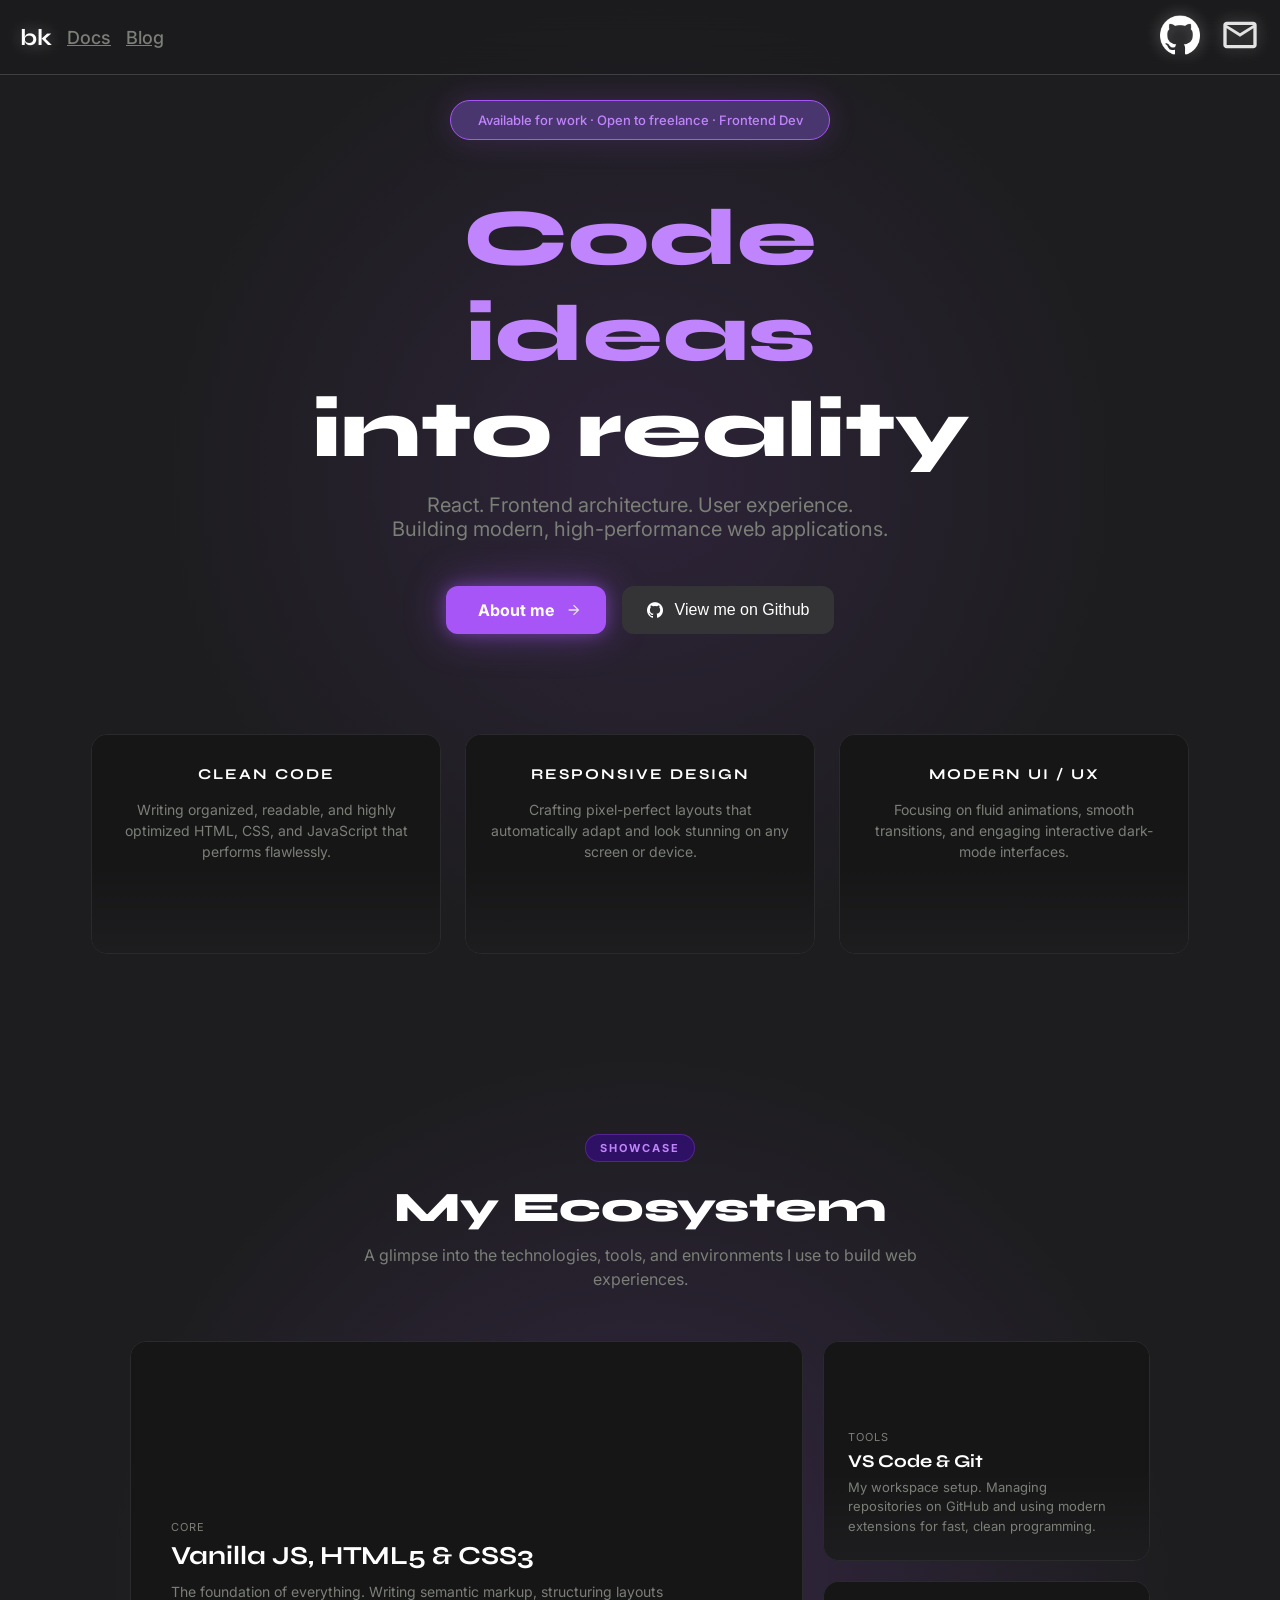
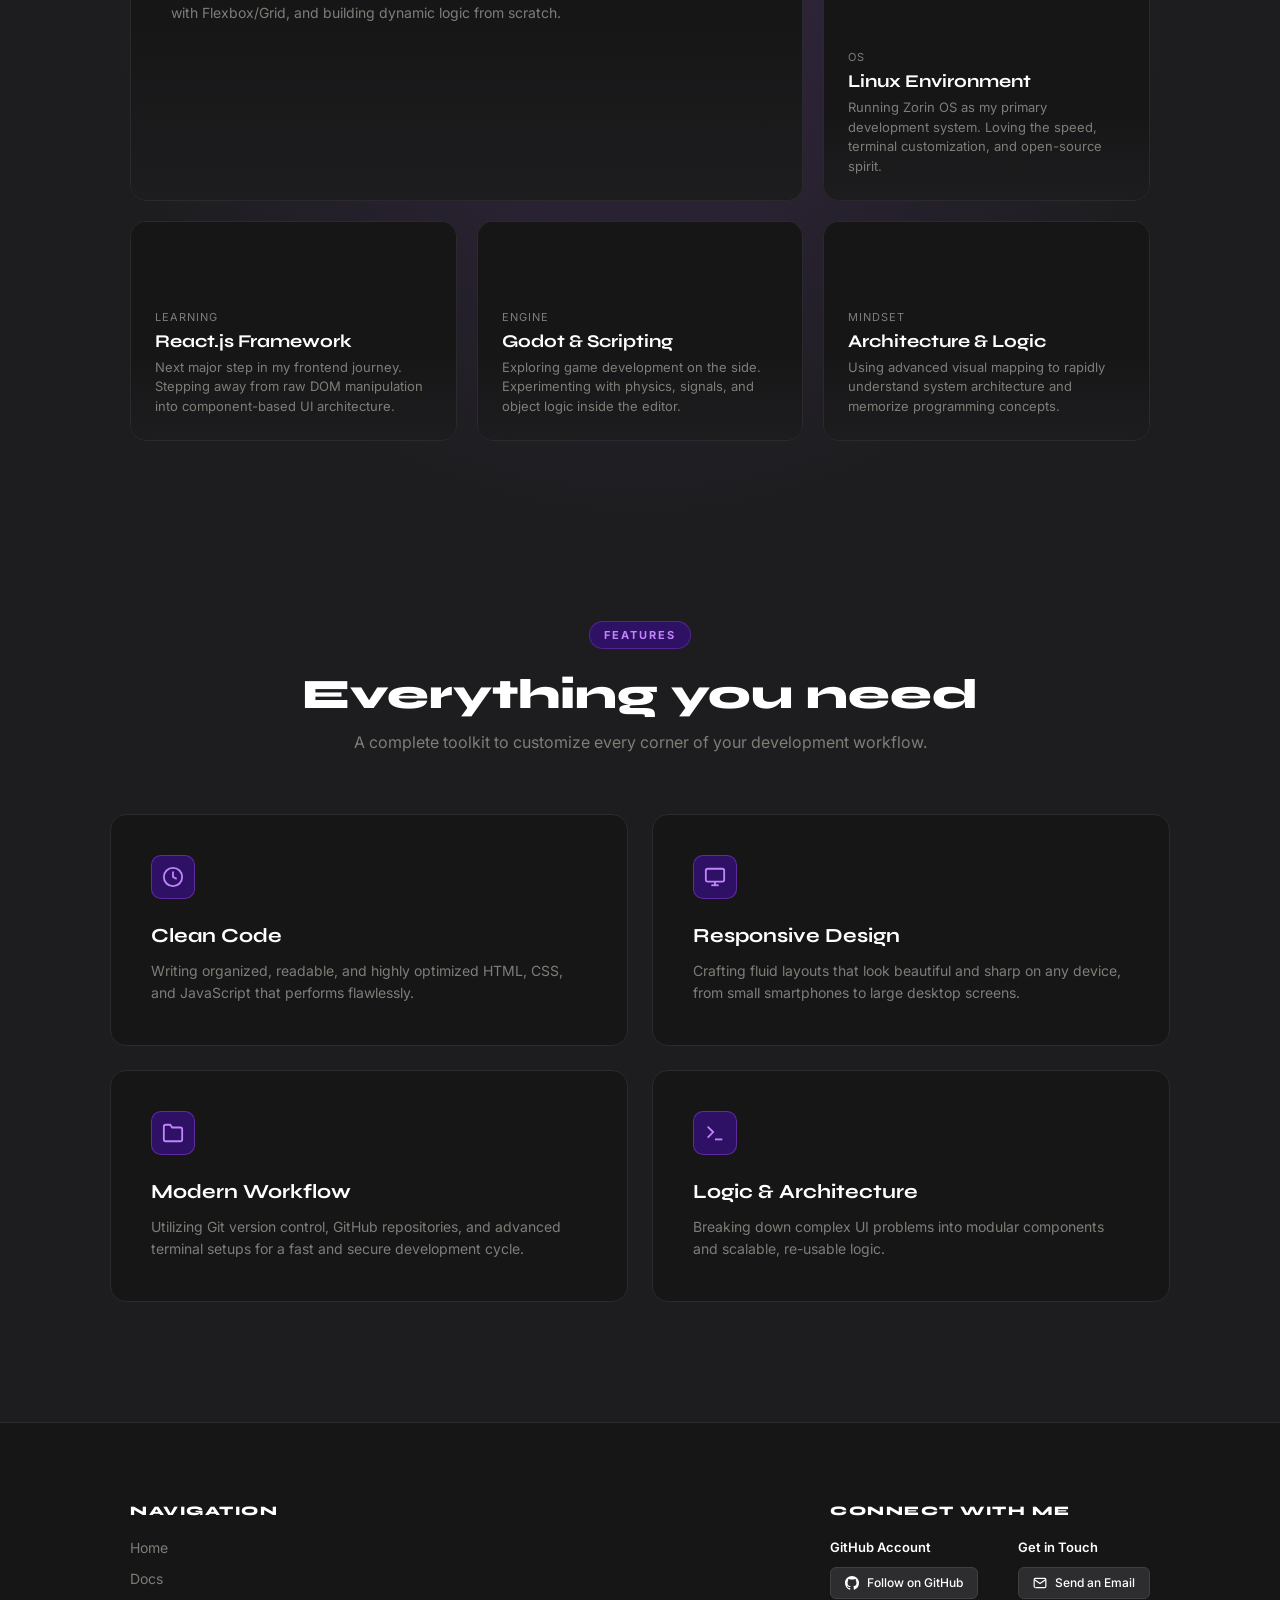
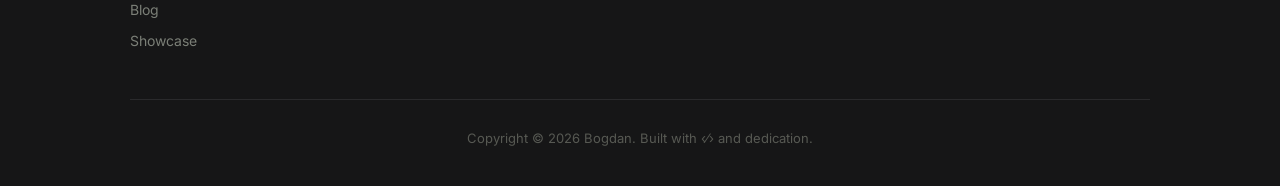
<file: index.html>
<!DOCTYPE html>
<html lang="en">

<head>
    <meta charset="UTF-8">
    <meta name="viewport" content="width=device-width, initial-scale=1.0">
    <title>BK's Portfolio</title>
    <link rel="stylesheet" href="style.css">
    <link rel="icon" href="pics/bk logo.png" href="pics/bk logo.png" type="image/png">

    <link rel="preconnect" href="https://fonts.googleapis.com">
    <link rel="preconnect" href="https://fonts.gstatic.com" crossorigin>
    <link
        href="https://fonts.googleapis.com/css2?family=Inter:ital,opsz,wght@0,14..32,100..900;1,14..32,100..900&family=Syne:wght@400..800&display=swap"
        rel="stylesheet">


    <link rel="preconnect" href="https://fonts.googleapis.com">
    <link rel="preconnect" href="https://fonts.gstatic.com" crossorigin>
    <link
        href="https://fonts.googleapis.com/css2?family=Inter:ital,opsz,wght@0,14..32,100..900;1,14..32,100..900&family=Syne:wght@400..800&display=swap"
        rel="stylesheet">

    <link rel="preconnect" href="https://fonts.googleapis.com">
    <link rel="preconnect" href="https://fonts.gstatic.com" crossorigin>
    <link href="https://fonts.googleapis.com/css2?family=Molle:ital@1&display=swap" rel="stylesheet">
</head>

<body>

    <div class="navbar">
        <div class="firstlinks">
            <!-- <img class="bklogo" src="pics/bk logo.png" alt=""> -->
            <p class="logo">bk</p>
            <a href="docs.html" class="docs">
                <p class="docs">Docs</p>

            </a>

            <a href="blog.html" class="blog">Blog</a>

        </div>


        <div class="secondlinks">
            <a href="https://github.com/bkqzw">
                <img class="giticon" src="pics/github-white-icon.png" alt="">

            </a>

            <a href="mailto:bogdankosticwebdev@gmail.com">
                <img class="gmailicon" src="pics/mailwhite.svg" alt="">

            </a>

        </div>
    </div>

    <div class="allw">
        <div class="head">

            <div class="infobox">
                <li class="boxinfotx">Available for work · Open to freelance · Frontend Dev</li>
            </div>
            <div class="maintxw">
                <h1 class="maintx"> <span class="make"> Code <br> ideas
                    </span> <br> into reality </h1>
                <p class="subtxt">React. Frontend architecture. User experience. <br>
                    Building modern, high-performance web applications.</p>

                <div class="btnw">
                    <a href="aboutme.html">
                        <button class="gs">About me<img class="arrowf" src="pics/arr.svg" alt=""></button>

                    </a>
                    <a href="https://github.com/bkqzw">
                        <button class="gith"> <img class="gitbicon" src="pics/github-white-icon.png" alt=""> View me on
                            Github</button>

                    </a>

                </div>
            </div>



            <div class="middle">


                <div class="cards-wrapper">

                    <div class="card-item">
                        <div class="card-bg"></div>
                        <div class="card-content">
                            <h3 class="card-title">CLEAN CODE</h3>
                            <p class="card-desc">Writing organized, readable, and highly optimized HTML, CSS, and
                                JavaScript that performs flawlessly.</p>
                        </div>
                    </div>

                    <div class="card-item">
                        <div class="card-bg"></div>
                        <div class="card-content">
                            <h3 class="card-title">RESPONSIVE DESIGN</h3>
                            <p class="card-desc">Crafting pixel-perfect layouts that automatically adapt and look
                                stunning on any screen or device.</p>
                        </div>
                    </div>

                    <div class="card-item">
                        <div class="card-bg"></div>
                        <div class="card-content">
                            <h3 class="card-title">MODERN UI / UX</h3>
                            <p class="card-desc">Focusing on fluid animations, smooth transitions, and engaging
                                interactive dark-mode interfaces.</p>
                        </div>
                    </div>

                </div>

            </div>


        </div>



        <section class="showcase-section">

            <div class="showcase-header">
                <span class="showcase-badge">SHOWCASE</span>
                <h2 id="myecosystem">My Ecosystem</h2>
                <p>A glimpse into the technologies, tools, and environments I use to build web experiences.</p>
            </div>

            <div class="bento-grid">

                <div class="bento-item main-tech">
                    <div class="bento-bg"></div>
                    <div class="bento-content">
                        <span class="item-badge">Core</span>
                        <h3>Vanilla JS, HTML5 & CSS3</h3>
                        <p class="item-desc">The foundation of everything. Writing semantic markup, structuring layouts
                            with Flexbox/Grid, and building dynamic logic from scratch.</p>
                    </div>
                </div>

                <div class="bento-item tools-tech">
                    <div class="bento-bg"></div>
                    <div class="bento-content">
                        <span class="item-badge">Tools</span>
                        <h3>VS Code & Git</h3>
                        <p class="item-desc">My workspace setup. Managing repositories on GitHub and using modern
                            extensions for fast, clean programming.</p>
                    </div>
                </div>

                <div class="bento-item os-tech">
                    <div class="bento-bg"></div>
                    <div class="bento-content">
                        <span class="item-badge">OS</span>
                        <h3>Linux Environment</h3>
                        <p class="item-desc">Running Zorin OS as my primary development system. Loving the speed,
                            terminal customization, and open-source spirit.</p>
                    </div>
                </div>

                <div class="bento-item next-tech">
                    <div class="bento-bg"></div>
                    <div class="bento-content">
                        <span class="item-badge">Learning</span>
                        <h3>React.js Framework</h3>
                        <p class="item-desc">Next major step in my frontend journey. Stepping away from raw DOM
                            manipulation into component-based UI architecture.</p>
                    </div>
                </div>

                <div class="bento-item game-tech">
                    <div class="bento-bg"></div>
                    <div class="bento-content">
                        <span class="item-badge">Engine</span>
                        <h3>Godot & Scripting</h3>
                        <p class="item-desc">Exploring game development on the side. Experimenting with physics,
                            signals, and object logic inside the editor.</p>
                    </div>
                </div>

                <div class="bento-item mindset-tech">
                    <div class="bento-bg"></div>
                    <div class="bento-content">
                        <span class="item-badge">Mindset</span>
                        <h3>Architecture & Logic</h3>
                        <p class="item-desc">Using advanced visual mapping to rapidly understand system architecture and
                            memorize programming concepts.</p>
                    </div>
                </div>

            </div>
        </section>



        <section class="features-section">
            <div class="features-header">
                <span class="features-badge">FEATURES</span>
                <h2 id="everythingyouneed">Everything you need</h2>
                <p>A complete toolkit to customize every corner of your development workflow.</p>
            </div>

            <div class="features-grid">
                <div class="feature-item">
                    <div class="feature-icon-wrapper">
                        <svg class="feature-icon" viewBox="0 0 24 24" fill="none" stroke="currentColor"
                            stroke-width="2">
                            <path
                                d="M12 22C17.5228 22 22 17.5228 22 12C22 6.47715 17.5228 2 12 2C6.47715 2 2 6.47715 2 12C2 17.5228 6.47715 22 12 22Z" />
                            <path d="M12 6V12L16 14" />
                        </svg>
                    </div>
                    <h3>Clean Code</h3>
                    <p>Writing organized, readable, and highly optimized HTML, CSS, and JavaScript that performs
                        flawlessly.</p>
                </div>

                <div class="feature-item">
                    <div class="feature-icon-wrapper">
                        <svg class="feature-icon" viewBox="0 0 24 24" fill="none" stroke="currentColor"
                            stroke-width="2">
                            <rect x="2" y="3" width="20" height="14" rx="2" ry="2" />
                            <line x1="8" y1="21" x2="16" y2="21" />
                            <line x1="12" y1="17" x2="12" y2="21" />
                        </svg>
                    </div>
                    <h3>Responsive Design</h3>
                    <p>Crafting fluid layouts that look beautiful and sharp on any device, from small smartphones to
                        large desktop screens.</p>
                </div>

                <div class="feature-item">
                    <div class="feature-icon-wrapper">
                        <svg class="feature-icon" viewBox="0 0 24 24" fill="none" stroke="currentColor"
                            stroke-width="2">
                            <path d="M22 19a2 2 0 0 1-2 2H4a2 2 0 0 1-2-2V5a2 2 0 0 1 2-2h5l2 3h9a2 2 0 0 1 2 2z" />
                        </svg>
                    </div>
                    <h3>Modern Workflow</h3>
                    <p>Utilizing Git version control, GitHub repositories, and advanced terminal setups for a fast and
                        secure development cycle.</p>
                </div>

                <div class="feature-item">
                    <div class="feature-icon-wrapper">
                        <svg class="feature-icon" viewBox="0 0 24 24" fill="none" stroke="currentColor"
                            stroke-width="2">
                            <polyline points="4 17 10 11 4 5" />
                            <line x1="12" y1="19" x2="20" y2="19" />
                        </svg>
                    </div>
                    <h3>Logic & Architecture</h3>
                    <p>Breaking down complex UI problems into modular components and scalable, re-usable logic.</p>
                </div>
            </div>
        </section>



        <footer class="main-footer">
            <div class="footer-container">

                <div class="footer-columns">
                    <div class="footer-column">
                        <h4>NAVIGATION</h4>
                        <a href="#">Home</a>
                        <a href="docs.html">Docs</a>
                        <a href="blog.html">Blog</a>
                        <a href="#">Showcase</a>
                    </div>

                    <div class="footer-column">
                        <!-- <h4>PROJECTS</h4> -->
                        <!-- <a href="#myecosystem">Godot Robots</a> -->
                        <!-- <a href="#everythingyouneed">Linux Setups</a> -->
                    </div>

                    <div class="footer-column sponsors-column">
                        <h4>CONNECT WITH ME</h4>
                        <div class="sponsors-wrapper">
                            <div class="open-collective">
                                <span>GitHub Account</span>
                                <button class="sponsor-btn" onclick="window.open('https://github.com/bkqzw')">
                                    <svg viewBox="0 0 16 16" width="14" height="14" fill="currentColor">
                                        <path
                                            d="M8 0C3.58 0 0 3.58 0 8c0 3.54 2.29 6.53 5.47 7.59.4.07.55-.17.55-.38 0-.19-.01-.82-.01-1.49-2.01.37-2.53-.49-2.69-.94-.09-.23-.48-.94-.82-1.13-.28-.15-.68-.52-.01-.53.63-.01 1.08.58 1.23.82.72 1.21 1.87.87 2.33.66.07-.52.28-.87.51-1.07-1.78-.2-3.64-.89-3.64-3.95 0-.87.31-1.59.82-2.15-.08-.2-.36-1.02.08-2.12 0 0 .67-.21 2.2.82.64-.18 1.32-.27 2-.27.68 0 1.36.09 2 .27 1.53-1.04 2.2-.82 2.2-.82.44 1.1.16 1.92.08 2.12.51.56.82 1.27.82 2.15 0 3.07-1.87 3.75-3.65 3.95.29.25.54.73.54 1.48 0 1.07-.01 1.93-.01 2.2 0 .21.15.46.55.38A8.013 8.013 0 0016 8c0-4.42-3.58-8-8-8z" />
                                    </svg>
                                    Follow on GitHub
                                </button>
                            </div>
                            <div class="github-sponsors">
                                <span>Get in Touch</span>
                                <button class="sponsor-btn"
                                    onclick="window.location.href='mailto:bogdankosticwebdev@gmail.com'">
                                    <svg viewBox="0 0 24 24" width="14" height="14" fill="none" stroke="currentColor"
                                        stroke-width="2">
                                        <path
                                            d="M4 4h16c1.1 0 2 .9 2 2v12c0 1.1-.9 2-2 2H4c1.1 0-2-.9-2-2V6c0-1.1.9-2 2-2z" />
                                        <polyline points="22,6 12,13 2,6" />
                                    </svg>
                                    Send an Email
                                </button>
                            </div>
                        </div>
                    </div>
                </div>

                <div class="footer-bottom">
                    <p>Copyright &copy; 2026 Bogdan. Built with &lsaquo;&frasl;&rsaquo; and dedication.</p>
                </div>

            </div>
        </footer>
<script href="script.js" src="script.js"></script>
</body>

</html>
</file>
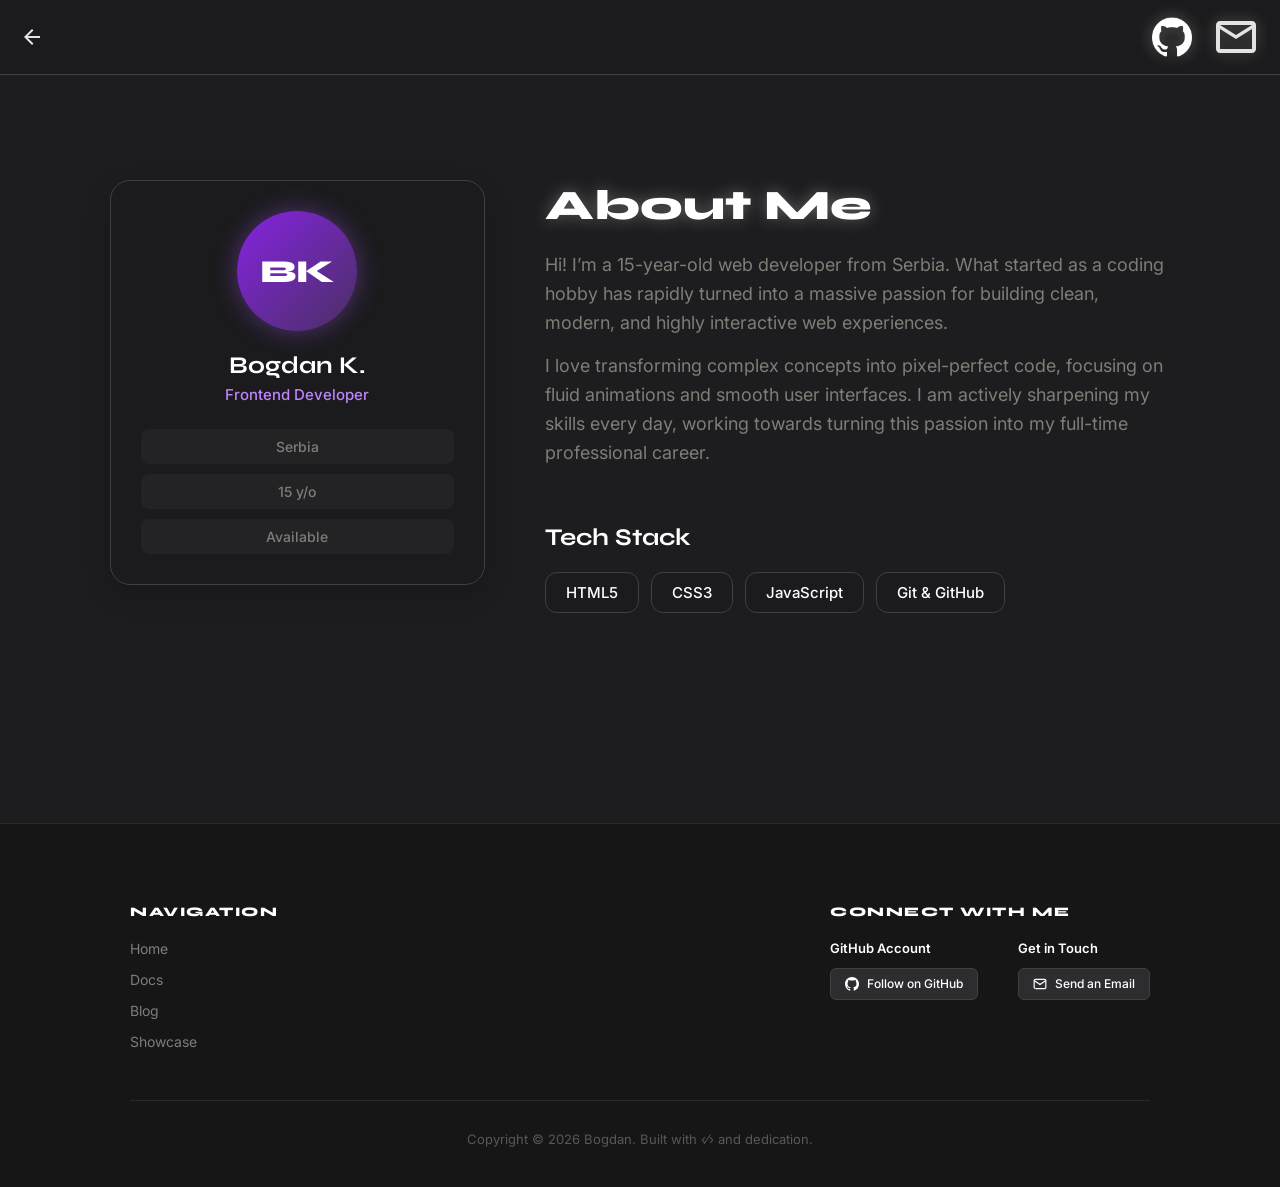
<file: aboutme.html>
<html lang="en">

<head>
    <meta charset="UTF-8">
    <meta name="viewport" content="width=device-width, initial-scale=1.0">
    <title>About me</title>
    <link rel="stylesheet" href="aboutme.css">
    <link rel="icon" href="pics/bk logo.png" href="pics/bk logo.png" type="image/png">


    <link rel="preconnect" href="https://fonts.googleapis.com">
    <link rel="preconnect" href="https://fonts.gstatic.com" crossorigin>
    <link
        href="https://fonts.googleapis.com/css2?family=Inter:ital,opsz,wght@0,14..32,100..900;1,14..32,100..900&family=Syne:wght@400..800&display=swap"
        rel="stylesheet">


    <link rel="preconnect" href="https://fonts.googleapis.com">
    <link rel="preconnect" href="https://fonts.gstatic.com" crossorigin>
    <link
        href="https://fonts.googleapis.com/css2?family=Inter:ital,opsz,wght@0,14..32,100..900;1,14..32,100..900&family=Syne:wght@400..800&display=swap"
        rel="stylesheet">

    <link rel="preconnect" href="https://fonts.googleapis.com">
    <link rel="preconnect" href="https://fonts.gstatic.com" crossorigin>
    <link href="https://fonts.googleapis.com/css2?family=Molle:ital@1&display=swap" rel="stylesheet">

</head>
</head>

<body>

    <div class="navbar">
        <div class="firstlinks">
            <a href="index.html">
                <img class="arrb" src="pics/arr.svg" alt="">
            </a>
            <!-- <p class="logo">bk</p> -->


        </div>


        <div class="secondlinks">
            <a href="https://github.com/bkqzw">
                <img class="giticon" src="pics/github-white-icon.png" alt="">

            </a>

            <a href="#kontakt">
                <img class="gmailicon" src="pics/mailwhite.svg" alt="">

            </a>
        </div>
    </div>

    <div class="allw">




        <div class="about-container">
    <div class="profile-card">
        <div class="avatar-placeholder">
            <span class="avatar-text">BK</span>
        </div>
        <div class="profile-info">
            <h3>Bogdan K.</h3>
            <p class="role">Frontend Developer</p>
            <div class="meta-tags">
                <span class="tag">Serbia</span>
                <span class="tag">15 y/o</span>
                <span class="tag">Available</span>
            </div>
        </div>
    </div>


        <div class="about-content">
            <section class="story-section">
                <h2 class="aboutmee">About Me</h2>
                <p class="story-text">
                    Hi! I’m a 15-year-old web developer from Serbia. What started as a coding hobby has rapidly turned
                    into a massive passion for building clean, modern, and highly interactive web experiences.
                </p>
                <p class="story-text">
                    I love transforming complex concepts into pixel-perfect code, focusing on fluid animations and
                    smooth user interfaces. I am actively sharpening my skills every day, working towards turning this
                    passion into my full-time professional career.
                </p>
            </section>

            <section class="skills-section">
                <h3>Tech Stack</h3>
                <div class="skills-grid">
                    <div class="skill-item">HTML5</div>
                    <div class="skill-item">CSS3</div>
                    <div class="skill-item">JavaScript</div>
                    <!-- <div class="skill-item">React</div> -->
                    <div class="skill-item">Git & GitHub</div>
                </div>
            </section>
        </div>
    </div>

    </div>


       
 <footer class="main-footer">
            <div class="footer-container">

                <div class="footer-columns">
                    <div class="footer-column">
                        <h4>NAVIGATION</h4>
                        <a href="index.html">Home</a>
                        <a href="docs.html">Docs</a>
                        <a href="blog.html">Blog</a>
                        <a href="#">Showcase</a>
                    </div>

                    <div class="footer-column">
                        <!-- <h4>PROJECTS</h4> -->
                        <!-- <a href="#myecosystem">Godot Robots</a> -->
                        <!-- <a href="#everythingyouneed">Linux Setups</a> -->
                    </div>

                    <div class="footer-column sponsors-column">
                        <h4>CONNECT WITH ME</h4>
                        <div class="sponsors-wrapper">
                            <div class="open-collective">
                                <span>GitHub Account</span>
                                <button class="sponsor-btn" onclick="window.open('https://github.com/bkqzw')">
                                    <svg viewBox="0 0 16 16" width="14" height="14" fill="currentColor">
                                        <path
                                            d="M8 0C3.58 0 0 3.58 0 8c0 3.54 2.29 6.53 5.47 7.59.4.07.55-.17.55-.38 0-.19-.01-.82-.01-1.49-2.01.37-2.53-.49-2.69-.94-.09-.23-.48-.94-.82-1.13-.28-.15-.68-.52-.01-.53.63-.01 1.08.58 1.23.82.72 1.21 1.87.87 2.33.66.07-.52.28-.87.51-1.07-1.78-.2-3.64-.89-3.64-3.95 0-.87.31-1.59.82-2.15-.08-.2-.36-1.02.08-2.12 0 0 .67-.21 2.2.82.64-.18 1.32-.27 2-.27.68 0 1.36.09 2 .27 1.53-1.04 2.2-.82 2.2-.82.44 1.1.16 1.92.08 2.12.51.56.82 1.27.82 2.15 0 3.07-1.87 3.75-3.65 3.95.29.25.54.73.54 1.48 0 1.07-.01 1.93-.01 2.2 0 .21.15.46.55.38A8.013 8.013 0 0016 8c0-4.42-3.58-8-8-8z" />
                                    </svg>
                                    Follow on GitHub
                                </button>
                            </div>
                            <div class="github-sponsors">
                                <span>Get in Touch</span>
                                <button class="sponsor-btn"
                                    onclick="window.location.href='mailto:bogdankosticwebdev@gmail.com'">
                                    <svg viewBox="0 0 24 24" width="14" height="14" fill="none" stroke="currentColor"
                                        stroke-width="2">
                                        <path
                                            d="M4 4h16c1.1 0 2 .9 2 2v12c0 1.1-.9 2-2 2H4c1.1 0-2-.9-2-2V6c0-1.1.9-2 2-2z" />
                                        <polyline points="22,6 12,13 2,6" />
                                    </svg>
                                    Send an Email
                                </button>
                            </div>
                        </div>
                    </div>
                </div>

                <div class="footer-bottom">
                    <p>Copyright &copy; 2026 Bogdan. Built with &lsaquo;&frasl;&rsaquo; and dedication.</p>
                </div>

            </div>
        </footer>


    <script href="script.js" src="script.js"></script>

</body>

</html>
</file>
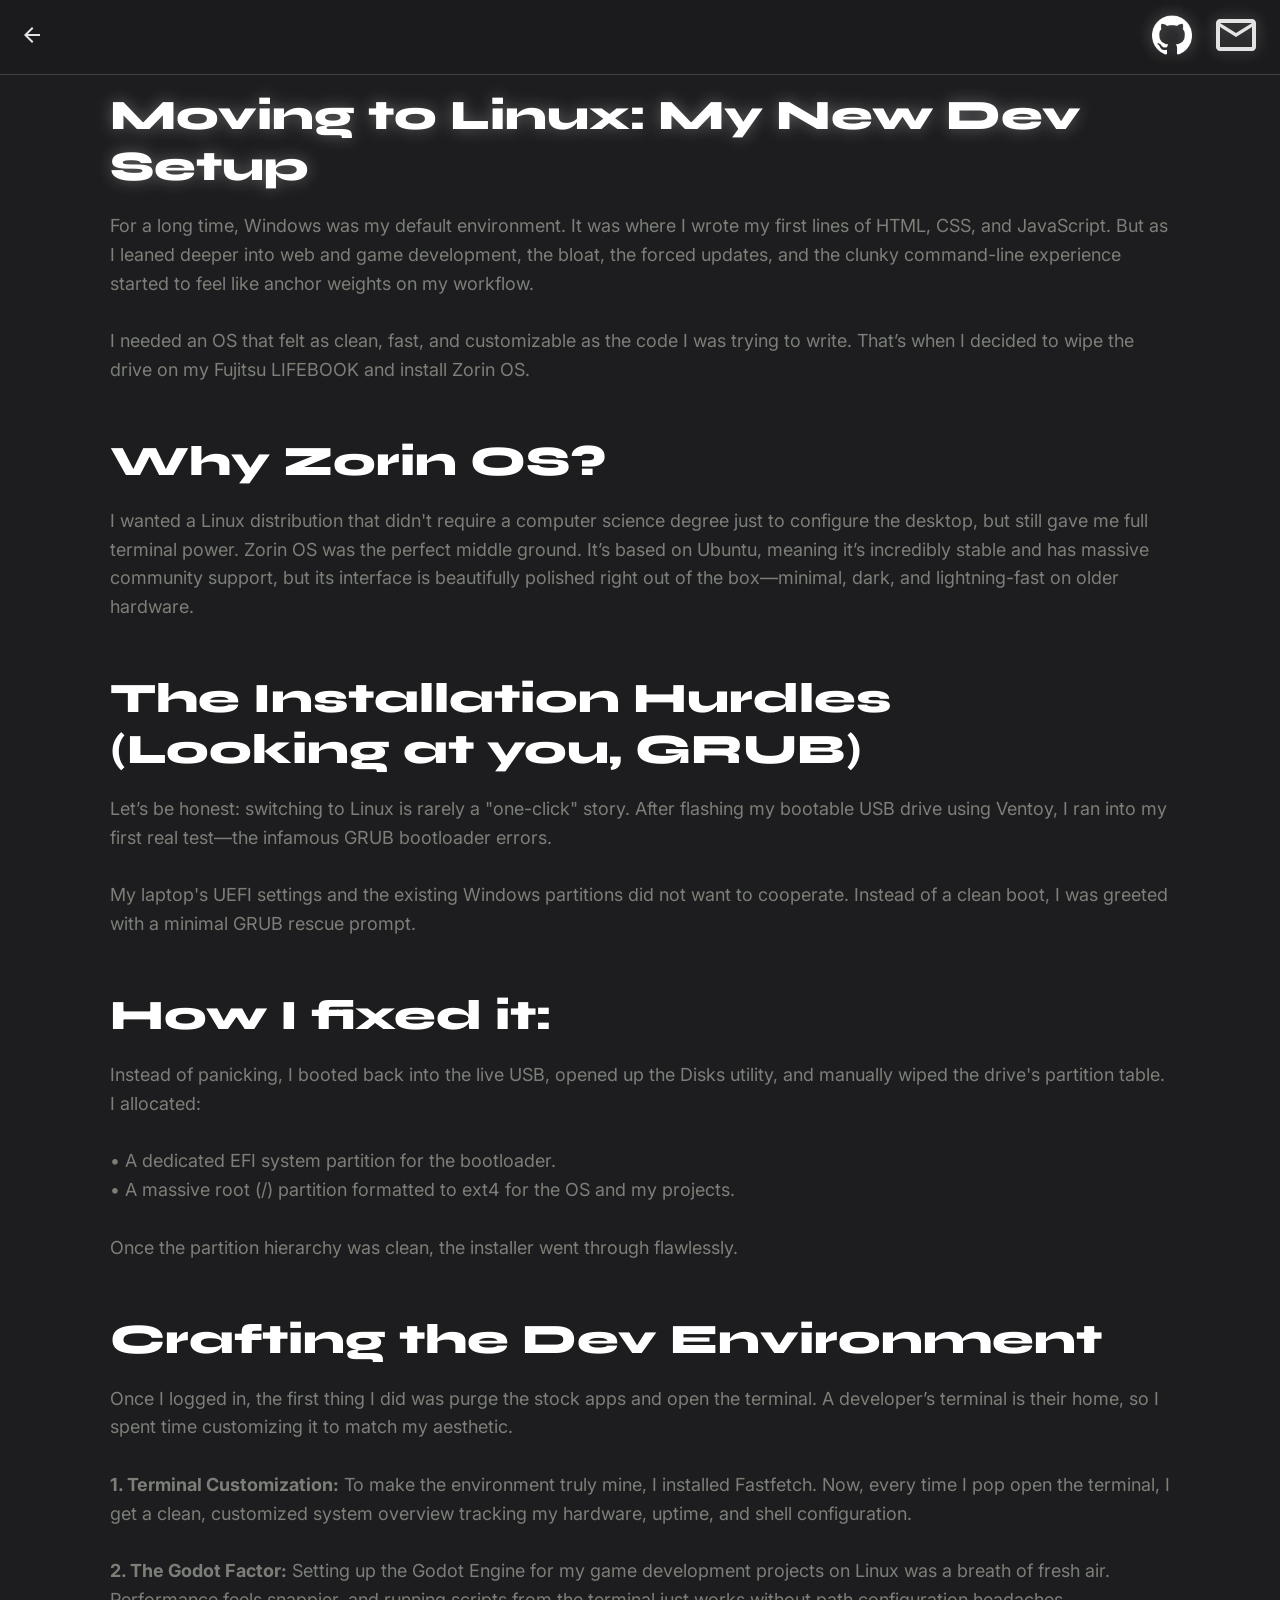
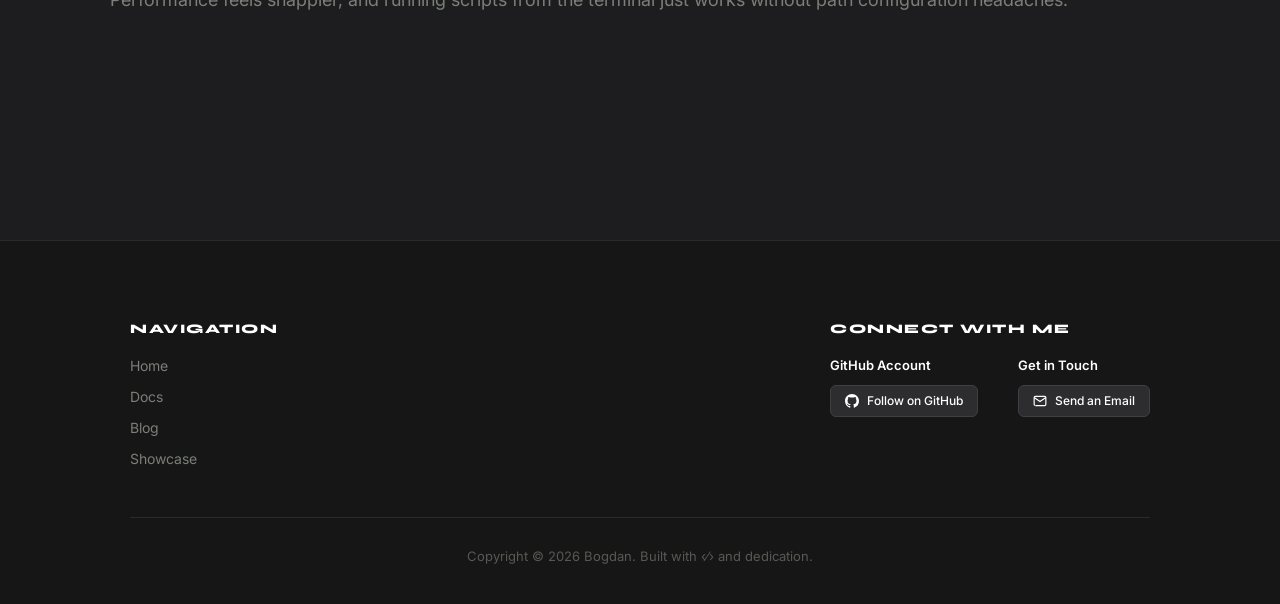
<file: blog.html>
<!DOCTYPE html>
<html lang="en">

<head>
    <meta charset="UTF-8">
    <meta name="viewport" content="width=device-width, initial-scale=1.0">
    <title>About me</title>
    <link rel="stylesheet" href="blog.css">
    <link rel="icon" href="pics/bk logo.png" href="pics/bk logo.png" type="image/png">


    <link rel="preconnect" href="https://fonts.googleapis.com">
    <link rel="preconnect" href="https://fonts.gstatic.com" crossorigin>
    <link href="https://fonts.googleapis.com/css2?family=Inter:wght@100..900&family=Syne:wght@400..800&family=Molle:ital@1&display=swap" rel="stylesheet">
</head>

<body>

    <div class="navbar">
        <div class="firstlinks">
            <a href="index.html">
                <img class="arrb" src="pics/arr.svg" alt="Back">
            </a>
        </div>

        <div class="secondlinks">
            <a href="https://github.com/bkqzw" target="_blank">
                <img class="giticon" src="pics/github-white-icon.png" alt="GitHub">
            </a>
            <a href="#kontakt">
                <img class="gmailicon" src="pics/mailwhite.svg" alt="Mail">
            </a>
        </div>
    </div>

    <div class="allw">
        <div class="about-container"> 

            <div class="about-content">
                <section class="story-section">
                    <h2 class="aboutmee">Moving to Linux: My New Dev Setup</h2>
                    <p class="story-text">
                        For a long time, Windows was my default environment. It was where I wrote my first lines of HTML, CSS, and JavaScript. But as I leaned deeper into web and game development, the bloat, the forced updates, and the clunky command-line experience started to feel like anchor weights on my workflow.
                        <br><br>
                        I needed an OS that felt as clean, fast, and customizable as the code I was trying to write. That’s when I decided to wipe the drive on my Fujitsu LIFEBOOK and install Zorin OS.
                    </p> 
                    <br><br>

                    <h2 class="why">Why Zorin OS?</h2>
                    <p class="story-text">
                        I wanted a Linux distribution that didn't require a computer science degree just to configure the desktop, but still gave me full terminal power. Zorin OS was the perfect middle ground. It’s based on Ubuntu, meaning it’s incredibly stable and has massive community support, but its interface is beautifully polished right out of the box—minimal, dark, and lightning-fast on older hardware.
                    </p> 
                    <br><br>

                    <h2 class="why">The Installation Hurdles (Looking at you, GRUB)</h2>
                    <p class="story-text">
                        Let’s be honest: switching to Linux is rarely a "one-click" story. After flashing my bootable USB drive using Ventoy, I ran into my first real test—the infamous GRUB bootloader errors.
                        <br><br>
                        My laptop's UEFI settings and the existing Windows partitions did not want to cooperate. Instead of a clean boot, I was greeted with a minimal GRUB rescue prompt.
                    </p> 
                    <br><br>

                    <h2 class="why">How I fixed it:</h2>
                    <p class="story-text">
                        Instead of panicking, I booted back into the live USB, opened up the Disks utility, and manually wiped the drive's partition table. I allocated:
                        <br><br>
                        • A dedicated EFI system partition for the bootloader.<br>
                        • A massive root (/) partition formatted to ext4 for the OS and my projects.
                        <br><br>
                        Once the partition hierarchy was clean, the installer went through flawlessly.
                    </p> 
                    <br><br>

                    <h2 class="why">Crafting the Dev Environment</h2>
                    <p class="story-text">
                        Once I logged in, the first thing I did was purge the stock apps and open the terminal. A developer’s terminal is their home, so I spent time customizing it to match my aesthetic.
                        <br><br>
                        <strong>1. Terminal Customization:</strong> To make the environment truly mine, I installed Fastfetch. Now, every time I pop open the terminal, I get a clean, customized system overview tracking my hardware, uptime, and shell configuration.
                        <br><br>
                        <strong>2. The Godot Factor:</strong> Setting up the Godot Engine for my game development projects on Linux was a breath of fresh air. Performance feels snappier, and running scripts from the terminal just works without path configuration headaches.
                    </p> 
                </section>
            </div>

        </div> 
    </div>

    
 <footer class="main-footer">
            <div class="footer-container">

                <div class="footer-columns">
                    <div class="footer-column">
                        <h4>NAVIGATION</h4>
                        <a href="index.html">Home</a>
                        <a href="docs.html">Docs</a>
                        <a href="blog.html">Blog</a>
                        <a href="#">Showcase</a>
                    </div>

                    <div class="footer-column">
                        <!-- <h4>PROJECTS</h4> -->
                        <!-- <a href="#myecosystem">Godot Robots</a> -->
                        <!-- <a href="#everythingyouneed">Linux Setups</a> -->
                    </div>

                    <div class="footer-column sponsors-column">
                        <h4>CONNECT WITH ME</h4>
                        <div class="sponsors-wrapper">
                            <div class="open-collective">
                                <span>GitHub Account</span>
                                <button class="sponsor-btn" onclick="window.open('https://github.com/bkqzw')">
                                    <svg viewBox="0 0 16 16" width="14" height="14" fill="currentColor">
                                        <path
                                            d="M8 0C3.58 0 0 3.58 0 8c0 3.54 2.29 6.53 5.47 7.59.4.07.55-.17.55-.38 0-.19-.01-.82-.01-1.49-2.01.37-2.53-.49-2.69-.94-.09-.23-.48-.94-.82-1.13-.28-.15-.68-.52-.01-.53.63-.01 1.08.58 1.23.82.72 1.21 1.87.87 2.33.66.07-.52.28-.87.51-1.07-1.78-.2-3.64-.89-3.64-3.95 0-.87.31-1.59.82-2.15-.08-.2-.36-1.02.08-2.12 0 0 .67-.21 2.2.82.64-.18 1.32-.27 2-.27.68 0 1.36.09 2 .27 1.53-1.04 2.2-.82 2.2-.82.44 1.1.16 1.92.08 2.12.51.56.82 1.27.82 2.15 0 3.07-1.87 3.75-3.65 3.95.29.25.54.73.54 1.48 0 1.07-.01 1.93-.01 2.2 0 .21.15.46.55.38A8.013 8.013 0 0016 8c0-4.42-3.58-8-8-8z" />
                                    </svg>
                                    Follow on GitHub
                                </button>
                            </div>
                            <div class="github-sponsors">
                                <span>Get in Touch</span>
                                <button class="sponsor-btn"
                                    onclick="window.location.href='mailto:bogdankosticwebdev@gmail.com'">
                                    <svg viewBox="0 0 24 24" width="14" height="14" fill="none" stroke="currentColor"
                                        stroke-width="2">
                                        <path
                                            d="M4 4h16c1.1 0 2 .9 2 2v12c0 1.1-.9 2-2 2H4c1.1 0-2-.9-2-2V6c0-1.1.9-2 2-2z" />
                                        <polyline points="22,6 12,13 2,6" />
                                    </svg>
                                    Send an Email
                                </button>
                            </div>
                        </div>
                    </div>
                </div>

                <div class="footer-bottom">
                    <p>Copyright &copy; 2026 Bogdan. Built with &lsaquo;&frasl;&rsaquo; and dedication.</p>
                </div>

            </div>
        </footer>
    <script href="script.js" src="script.js"></script>

</body>
</html>
</file>
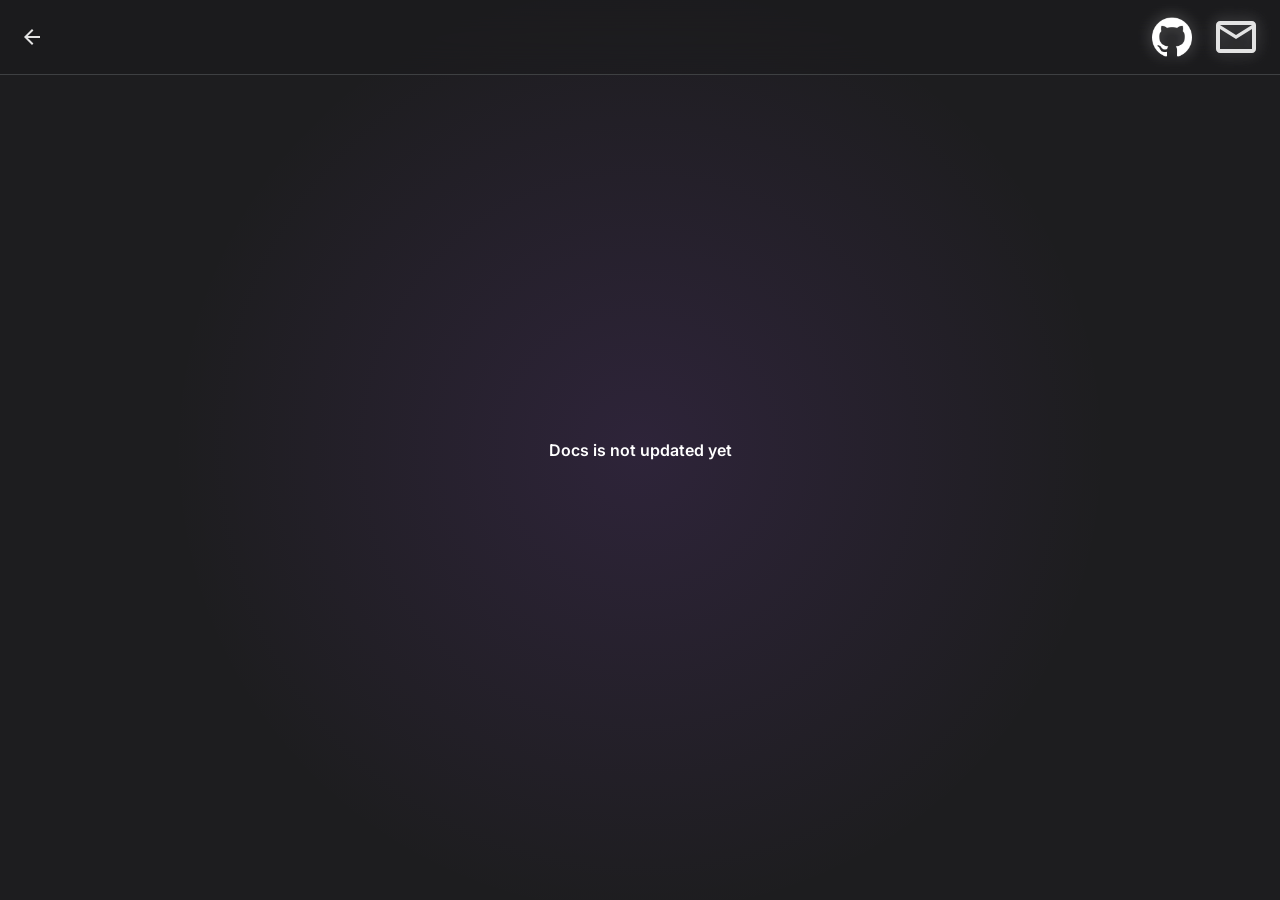
<file: docs.html>
<html lang="en">
<head>
    <meta charset="UTF-8">
    <meta name="viewport" content="width=device-width, initial-scale=1.0">
    <title>Docs</title>
    <link rel="stylesheet" href="docs.css">
    <link rel="icon" href="pics/bk logo.png" href="pics/bk logo.png" type="image/png">


    <link rel="preconnect" href="https://fonts.googleapis.com">
    <link rel="preconnect" href="https://fonts.gstatic.com" crossorigin>
    <link
        href="https://fonts.googleapis.com/css2?family=Inter:ital,opsz,wght@0,14..32,100..900;1,14..32,100..900&family=Syne:wght@400..800&display=swap"
        rel="stylesheet">


    <link rel="preconnect" href="https://fonts.googleapis.com">
    <link rel="preconnect" href="https://fonts.gstatic.com" crossorigin>
    <link
        href="https://fonts.googleapis.com/css2?family=Inter:ital,opsz,wght@0,14..32,100..900;1,14..32,100..900&family=Syne:wght@400..800&display=swap"
        rel="stylesheet">

    <link rel="preconnect" href="https://fonts.googleapis.com">
    <link rel="preconnect" href="https://fonts.gstatic.com" crossorigin>
    <link href="https://fonts.googleapis.com/css2?family=Molle:ital@1&display=swap" rel="stylesheet">

</head>
<body>

<div class="navbar">
    <div class="firstlinks">
            <a href="index.html">
                <img class="arrb" src="pics/arr.svg" alt="">
            </a>
        </div>

        <div class="secondlinks">
            <a href="https://github.com/bkqzw">
                <img class="giticon" src="pics/github-white-icon.png" alt="">
            </a>
            <a href="#kontakt">
                <img class="gmailicon" src="pics/mailwhite.svg" alt="">
            </a>
        </div>
    </div>

    <div class="allw">
        <div class="maintxfornow">
            <div class="w">
            <p class="maintx">Docs is not updated yet</p>
            </div>
        </div>
    </div>
    

    <script href="script.js" src="script.js"></script>
</body>
</html>
</file>
<file: style.css>
* {
    margin: 0;
    padding: 0;
    box-sizing: border-box;
    -webkit-tap-highlight-color: transparent;
}

::selection {
    background-color: #A855F7;
    color: #ffffff; 
}

::-webkit-selection {
    background-color: #A855F7;
    color: #ffffff;
}

html{
    scroll-behavior: smooth;
}

::-webkit-scrollbar {
    display: none;
}

body {
    min-height: 100vh;
    background-color: #1D1D1F;
}

.navbar {
    padding: 20px;
    width: 100%;
    height: 75px;
    background-color: #1b1b1d80;
    backdrop-filter: blur(24px);
    -webkit-backdrop-filter: blur(24px);
    border-bottom: 1px solid #3E4042;
    display: flex;
    justify-content: space-between;
    align-items: center;
    margin-bottom: 100px;

    position: fixed;
    top: 0;
    left: 0;
    right: 0;
    z-index: 1000;

  transition: transform 0.3s ease-in-out;
}

.navbar.nav-hidden {
    transform: translateY(-100%);
}


.firstlinks {
    display: flex;
    align-items: center;
    gap: 15px;
    cursor: pointer;
}

.logo {
    font-family: 'Syne', sans-serif;
    color: #ffffff;
    font-size: 23px;
    font-weight: 700;
    filter: drop-shadow(0 0 8px rgba(255, 255, 255, 0.3));
    transition: all 0.2s ease;
}

.logo:hover {
    filter: drop-shadow(0 0 15px rgba(168, 85, 247, 0.8)) 
            drop-shadow(0 0 5px rgba(192, 132, 252, 0.5));
}

.bklogo, .spicetifylogo {
    width: 50px;
}

.docs, .blog {
    font-family: 'Inter', sans-serif;
    color: #7b7f77;
    font-size: 18px;
    font-weight: 500;
    transition: all 0.1s ease;
}

.docs:hover, .blog:hover {
    color: #ffffff;
}

.secondlinks {
    display: flex;
    align-items: center;
    gap: 20px;
    cursor: pointer;
}

.giticon, .gmailicon {
    width: 40px;
    height: 40px;
    object-fit: contain;
    filter: drop-shadow(0 0 8px rgba(255, 255, 255, 0.3));
    transition: all 0.2s ease;
}

.giticon:hover, .gmailicon:hover {
    transform: scale(1.08);
    filter: drop-shadow(0 0 15px rgba(168, 85, 247, 0.8)) 
            drop-shadow(0 0 5px rgba(192, 132, 252, 0.5));
}

.head {
    min-height: 100vh;
    display: flex;
    justify-content: center;
    align-items: center;
    flex-direction: column;
    gap: 50px;
    background: radial-gradient(circle at center, rgba(168, 85, 247, 0.12) 0%, rgba(29, 29, 31, 0) 60%), #1D1D1F;

    padding-top: 100px;
}

.infobox {
    width: 380px;
    height: 40px;
    border-radius: 30px;
    background-color: #4a366e;
    border: 1px solid #A855F7;
    font-size: 13px;
    display: flex;
    justify-content: center;
    align-items: center;
    font-family: 'Inter', sans-serif;
    color: #C084FC;
    box-shadow: 0 0 30px rgba(168, 85, 247, 0.2);
    backdrop-filter: blur(8px);
    -webkit-backdrop-filter: blur(8px);
}

.boxinfotx {
    list-style: none;
    font-weight: 500;
}

.maintxw {
    display: flex;
    justify-content: center;
    align-items: center;
    flex-direction: column;
    text-align: center;
    gap: 15px;
}

.maintx {
    text-align: center;
    font-family: 'Syne', sans-serif;
    font-size: 80px;
    font-weight: 900;
    color: #ffffff;
}

.make {
    color: #C084FC;
}

.subtxt {
    font-size: 20px;
    font-family: 'Inter', sans-serif;
    color: #7b7f77;
    font-weight: 400;
}

.btnw {
    margin-top: 30px;
    display: flex;
    gap: 16px;
}

.gs {
    height: 48px;
    padding: 0 24px 0 32px;
    /* border: 1px solid #ffffff; */
    border: none;
    background-color: #A855F7;
    color: #ffffff;
    font-family: 'Inter', sans-serif;
    font-weight: 700;
    border-radius: 12px;
    font-size: 16px;
    cursor: pointer;
    display: inline-flex;
    justify-content: center;
    align-items: center;
    gap: 12px;
    transition: all 0.3s ease;
    box-shadow: 
        0 0 15px rgba(168, 85, 247, 0.4), 
        0 0 40px rgba(168, 85, 247, 0.4);
}

.gs:hover {
    background-color: #B266FF;
    transform: translateY(-2px);
    box-shadow: 
        0 0 20px rgba(168, 85, 247, 1),   
        0 0 60px rgba(168, 85, 247, 0.6);
}

.gs:hover .arrowf {
    transform: translateX(4px);
}

.arrowf {
    width: 16px;
    height: 16px;
    object-fit: contain;
    transition: transform 0.3s ease;
}

.gith {
    height: 48px;
    padding: 0 24px;
    background-color: #343436;
    color: #ffffff;
    border-radius: 12px;
    font-size: 16px;
    font-weight: 400;
    cursor: pointer;
    border: 1px solid transparent;
    transition: all 0.5s ease;

     display: inline-flex;
    justify-content: center;
    align-items: center;
    gap: 12px;
}

.gitbicon{
    width: 16px;
    height: 16px;
    object-fit: contain;
    transition: transform 0.3s ease;

    
}

.gith:hover {
    background-color: rgba(255, 255, 255, 0.173);
    border-color: rgba(255, 255, 255, 0.6);
    transform: translateY(-2px);
}


@media(max-width: 670px){
    .maintx {
    text-align: center;
    font-family: 'Syne', sans-serif;
    font-size: 50px;
    font-weight: 900;
    color: #ffffff;
}
}


@media (max-width: 420px) {
    .btnw{
    margin-top: 30px;
    display: flex;
    gap: 16px;
    flex-direction: column;
    }

        .maintx {
    text-align: center;
    font-family: 'Syne', sans-serif;
    font-size: 50px;
    font-weight: 900;
    color: #ffffff;
}


    .infobox {
    width: 350px;
    height: 40px;
    border-radius: 30px;
    background-color: #4a366e;
    border: 1px solid #A855F7;
    font-size: 13px;
    display: flex;
    justify-content: center;
    align-items: center;
    font-family: 'Inter', sans-serif;
    color: #C084FC;
    box-shadow: 0 0 30px rgba(168, 85, 247, 0.2);
    backdrop-filter: blur(8px);
    -webkit-backdrop-filter: blur(8px);
}

.boxinfotx {
    list-style: none;
    font-weight: 500;

    font-size: 12px;
}

    .infobox {
    width: 310px;
    height: 40px;
    border-radius: 30px;
    background-color: #4a366e;
    border: 1px solid #A855F7;
    font-size: 13px;
    display: flex;
    justify-content: center;
    align-items: center;
    font-family: 'Inter', sans-serif;
    color: #C084FC;
    box-shadow: 0 0 30px rgba(168, 85, 247, 0.2);
    backdrop-filter: blur(8px);
    -webkit-backdrop-filter: blur(8px);
}

.boxinfotx {
    list-style: none;
    font-weight: 500;

    font-size: 10px;
}
}

@media (max-width: 430px) {
    .subtxt {
    font-size: 15px;
    font-family: 'Inter', sans-serif;
    color: #7b7f77;
    font-weight: 400;
}
}

.cards-wrapper {
    display: flex;
    justify-content: center;
    align-items: center;
    gap: 24px;
    margin-top: 50px;
    width: 100%;
}

.card-item {
    position: relative;
    width: 350px;       
    height: 220px;
    border-radius: 16px;
    overflow: hidden;   
    background-color: #161617; 
    border: 1px solid #2A2A2C;  
    transition: all 0.3s ease;
}

.card-bg {
    position: absolute;
    top: 0; left: 0; width: 100%; height: 100%;
    background: linear-gradient(to bottom, #161617 0%, rgba(22, 22, 23, 0.9) 60%, #1D1D1F 100%);
    z-index: 1;
}

.card-content {
    position: absolute;
    top: 0; left: 0; width: 100%; height: 100%;
    padding: 30px 24px;
    display: flex;
    flex-direction: column;
    justify-content: flex-start;
    align-items: center;
    text-align: center;
    z-index: 2; 
    cursor: pointer;
}

.card-title {
    font-family: 'Syne', sans-serif;
    color: #ffffff;
    font-weight: 700;
    font-size: 15px;
    letter-spacing: 2px;
    margin-bottom: 16px;
    transition: all 0.3s ease;
}

.card-desc {
    font-family: 'Inter', sans-serif;
    color: #7b7f77; 
    font-size: 14px;
    line-height: 1.5;
    font-weight: 400;
    transition: all 0.3s ease;
}

.card-item:hover {
    transform: translateY(-5px); 
    border-color: #A855F7;        
    box-shadow: 0 10px 30px rgba(168, 85, 247, 0.15); 
}

.card-item:hover .card-title {
    color: #C084FC;
}

.card-item:hover .card-desc {
    color: #b3b7ad;
}



@media (max-width: 1100px) {
    .cards-wrapper {
        flex-direction: column;
        gap: 20px;
    }
}

.showcase-section {
    max-width: 1100px;
    margin: 100px auto;
    padding: 80px 40px; 
    box-sizing: border-box;
    border-radius: 24px;
    background: radial-gradient(
        circle at center, 
        rgba(168, 85, 247, 0.16) 0%,   
        rgba(29, 29, 31, 0) 70%        
    ), #1D1D1F;
    cursor: pointer;
}


.showcase-header {
    text-align: center;
    margin-bottom: 50px;
}

.showcase-badge {
    font-family: 'Inter', sans-serif;
    font-size: 11px;
    font-weight: 700;
    letter-spacing: 2px;
    color: #C084FC;
    background: #2E1065;
    padding: 6px 14px;
    border-radius: 20px;
    border: 1px solid rgba(168, 85, 247, 0.3);
    display: inline-block;
}

.showcase-header h2 {
    font-family: 'Syne', sans-serif;
    font-size: 42px;
    font-weight: 800;
    color: #ffffff;
    margin: 20px 0 10px;
}

.showcase-header p {
    font-family: 'Inter', sans-serif;
    color: #7b7f77;
    font-size: 16px;
    max-width: 600px;
    margin: 0 auto;
    line-height: 1.5;
}

.bento-grid {
    display: grid;
    grid-template-columns: repeat(3, 1fr); 
    grid-template-rows: repeat(3, 220px);  
    gap: 20px;
    width: 100%;
}

.bento-item {
    position: relative;
    background-color: #161617;
    border: 1px solid #2A2A2C;
    border-radius: 16px;
    overflow: hidden;
    transition: all 0.3s ease;
}

.bento-bg {
    position: absolute;
    top: 0; left: 0; width: 100%; height: 100%;
    background: linear-gradient(to bottom, #161617 0%, rgba(22, 22, 23, 0.9) 60%, #1D1D1F 100%);
    z-index: 1;
}

.bento-content {
    position: absolute;
    top: 0; left: 0; width: 100%; height: 100%;
    padding: 24px;
    display: flex;
    flex-direction: column;
    justify-content: flex-end; 
    z-index: 2;
    box-sizing: border-box;
}

.item-badge {
    font-family: 'Inter', sans-serif;
    font-size: 11px;
    color: #7b7f77;
    text-transform: uppercase;
    letter-spacing: 1px;
    margin-bottom: 6px;
}

.bento-content h3 {
    font-family: 'Syne', sans-serif;
    color: #ffffff;
    font-size: 18px;
    font-weight: 700;
    margin: 0;
    transition: all 0.3s ease;
}

.item-desc {
    font-family: 'Inter', sans-serif;
    color: #7b7f77;
    font-size: 13px;
    line-height: 1.5;
    margin-top: 6px;
    margin-bottom: 0;
    transition: all 0.3s ease;
}

.main-tech {
    grid-column: span 2;
    grid-row: span 2;
}

.main-tech .bento-content {
    justify-content: center; 
    padding: 40px;
}

.main-tech h3 {
    font-size: 26px;
}

.main-tech .item-desc {
    font-size: 14px;
    margin-top: 10px;
    max-width: 500px;
}

.bento-item:hover {
    transform: translateY(-5px);
    border-color: #A855F7;
    box-shadow: 0 10px 30px rgba(168, 85, 247, 0.15);
}

.bento-item:hover h3 {
    color: #C084FC;
}

.bento-item:hover .item-desc {
    color: #b3b7ad;
}

@media (max-width: 900px) {
    .bento-grid {
        grid-template-columns: 1fr;
        grid-template-rows: auto;
        gap: 16px;
    }
    
    .main-tech {
        grid-column: span 1;
        grid-row: span 1;
    }
    
    .bento-item {
        height: 220px;
    }
    
    .main-tech .bento-content {
        justify-content: flex-end;
        padding: 24px;
    }
    
    .main-tech h3 {
        font-size: 18px;
    }
    
    .showcase-header h2 {
        font-size: 32px;
    }
}


.features-section {
    max-width: 1100px;
    margin: 100px auto;
    padding: 0 20px;
    box-sizing: border-box;
    cursor: pointer;
}

.features-header {
    text-align: center;
    margin-bottom: 60px;
}

.features-badge {
    font-family: 'Inter', sans-serif;
    font-size: 11px;
    font-weight: 700;
    letter-spacing: 2px;
    color: #C084FC;
    background: #2E1065;
    padding: 6px 14px;
    border-radius: 20px;
    border: 1px solid rgba(168, 85, 247, 0.3);
    display: inline-block;
}

.features-header h2 {
    font-family: 'Syne', sans-serif;
    font-size: 42px;
    font-weight: 800;
    color: #ffffff;
    margin: 20px 0 10px;
}

.features-header p {
    font-family: 'Inter', sans-serif;
    color: #7b7f77;
    font-size: 16px;
    max-width: 600px;
    margin: 0 auto;
    line-height: 1.5;
}

.features-grid {
    display: grid;
    grid-template-columns: repeat(2, 1fr);
    gap: 24px;
    width: 100%;
}

.feature-item {
    background-color: #161617;
    border: 1px solid #2A2A2C;
    border-radius: 16px;
    padding: 40px;
    transition: all 0.3s ease;
    display: flex;
    flex-direction: column;
    align-items: flex-start;
    text-align: left;
}

.feature-icon-wrapper {
    width: 44px;
    height: 44px;
    background-color: #2E1065;
    border: 1px solid rgba(168, 85, 247, 0.4);
    border-radius: 10px;
    display: flex;
    justify-content: center;
    align-items: center;
    margin-bottom: 24px;
    transition: all 0.3s ease;
}

.feature-icon {
    width: 22px;
    height: 22px;
    color: #C084FC;
    transition: all 0.3s ease;
}

.feature-item h3 {
    font-family: 'Syne', sans-serif;
    color: #ffffff;
    font-size: 20px;
    font-weight: 700;
    margin: 0 0 12px 0;
    transition: all 0.3s ease;
}

.feature-item p {
    font-family: 'Inter', sans-serif;
    color: #7b7f77;
    font-size: 14px;
    line-height: 1.6;
    margin: 0;
    transition: all 0.3s ease;
}

.feature-item:hover {
    transform: translateY(-4px);
    border-color: #A855F7;
    box-shadow: 0 10px 30px rgba(168, 85, 247, 0.12);
}

.feature-item:hover .feature-icon-wrapper {
    background-color: #A855F7;
    border-color: #ffffff;
    box-shadow: 0 0 15px rgba(168, 85, 247, 0.6);
}

.feature-item:hover .feature-icon {
    color: #ffffff;
}

.feature-item:hover h3 {
    color: #C084FC;
}

.feature-item:hover p {
    color: #b3b7ad;
}

@media (max-width: 768px) {
    .features-grid {
        grid-template-columns: 1fr;
        gap: 16px;
    }

    .feature-item {
        padding: 30px 24px;
    }

    .features-header h2 {
        font-size: 32px;
    }
}



.main-footer {
    width: 100%;
    background-color: #161617;
    border-top: 1px solid #2A2A2C;
    padding: 80px 0 40px 0;
    margin-top: 120px;
    box-sizing: border-box;
}

.footer-container {
    max-width: 1100px;
    margin: 0 auto;
    padding: 0 40px;
    box-sizing: border-box;
}

.footer-columns {
    display: flex;
    justify-content: flex-start;
    gap: 100px;
    width: 100%;
    padding-bottom: 50px;
    border-bottom: 1px solid #2A2A2C;
}

.footer-column {
    display: flex;
    flex-direction: column;
    align-items: flex-start;
    gap: 14px;
}

.footer-column h4 {
    font-family: 'Syne', sans-serif;
    color: #ffffff;
    font-size: 13px;
    font-weight: 800;
    letter-spacing: 1.5px;
    margin-bottom: 6px;
}

.footer-column a {
    font-family: 'Inter', sans-serif;
    color: #7b7f77;
    font-size: 14px;
    text-decoration: none;
    font-weight: 400;
    transition: color 0.2s ease;
    display: inline-flex;
    align-items: center;
    gap: 8px;
}

.footer-column a:hover {
    color: #ffffff;
}

.sponsors-column {
    margin-left: auto;
}

.sponsors-wrapper {
    display: flex;
    gap: 40px;
}

.open-collective, .github-sponsors {
    display: flex;
    flex-direction: column;
    gap: 12px;
}

.open-collective span, .github-sponsors span {
    font-family: 'Inter', sans-serif;
    color: #ffffff;
    font-size: 13px;
    font-weight: 600;
}

.sponsor-btn {
    height: 32px;
    padding: 0 14px;
    background-color: #2D2D30;
    border: 1px solid #3E4042;
    color: #ffffff;
    border-radius: 6px;
    font-family: 'Inter', sans-serif;
    font-size: 12px;
    font-weight: 500;
    cursor: pointer;
    display: flex;
    align-items: center;
    gap: 8px;
    transition: all 0.2s ease;
}

.sponsor-btn:hover {
    background-color: #3e3e42;
    border-color: #525457;
}

.footer-bottom {
    padding-top: 30px;
    text-align: center;
}

.footer-bottom p {
    font-family: 'Inter', sans-serif;
    color: #575953;
    font-size: 13px;
    font-weight: 400;
}

@media (max-width: 900px) {
    .footer-columns {
        flex-direction: column;
        gap: 40px;
    }
    .sponsors-column {
        margin-left: 0;
    }
    .sponsors-wrapper {
        flex-direction: column;
        gap: 24px;
    }
}
</file>
<file: aboutme.css>
*{
    margin: 0;
    padding: 0;
    box-sizing: border-box;
    -webkit-tap-highlight-color: transparent;

}

::selection {
    background-color: #A855F7;
    color: #ffffff;            
    
}

::-moz-selection {
    background-color: #A855F7;
    color: #ffffff;
}

::-webkit-scrollbar{
    display: none;
}

body{
    min-height: 100vh;
    background-color: #1D1D1F;
}


.navbar{
    padding: 20px;
    width: 100%;
    height: 75px;
    background-color: #1b1b1d80;
    backdrop-filter: blur(24px);
    -webkit-backdrop-filter: blur(24px);
    border-bottom: 1px solid #3E4042;

    display: flex;
    justify-content: space-between;
    align-items: center;

       position: fixed;
    top: 0;
    left: 0;
    right: 0;
    z-index: 1000;
    transition: transform 0.3s ease-in-out;
}

.navbar.nav-hidden {
    transform: translateY(-100%);
}


.firstlinks{
    display: flex;
    align-items: center;
    gap: 15px;
    cursor: pointer;

}

.logo{
    font-family: 'Syne',sans-serif;
    color: #ffff;
    font-size: 23px;
    font-weight: 700;

}


.arrb{
    transform: rotate(-180deg);
}


.docs{
       font-family: 'Inter', sans-serif;
    color: #7b7f77;
    font-size: 18px;
    font-weight: 500;

    transition: all 0.1s ease;

}


.blog{
    font-family: 'Inter', sans-serif;
    color: #7b7f77;
    font-size: 18px;
    font-weight: 500;

    transition: all 0.1s ease;

}

.secondlinks{
    display: flex;
    align-items: center;
    gap: 20px;
    cursor: pointer;

}


.giticon{
    width: 40px;
    transition: all 0.2s ease;

    /* filter: drop-shadow(0 0 8px rgba(168, 85, 247, 0.9)); */

    filter: drop-shadow(0 0 8px rgba(255, 255, 255, 0.3));

    /* filter: drop-shadow(0 0 8px #ffffff20); */

}



.giticon:hover{
    transform: scale(1.08);

    filter: drop-shadow(0 0 15px rgba(168, 85, 247, 0.8)) 
            drop-shadow(0 0 5px rgba(192, 132, 252, 0.5));
}

.gmailicon{
    width: 48px;
    filter: drop-shadow(0 0 8px rgba(255, 255, 255, 0.3));
    transition: all 0.2s ease;

}

.gmailicon:hover{
    transform: scale(1.08);

    filter: drop-shadow(0 0 15px rgba(168, 85, 247, 0.8)) 
            drop-shadow(0 0 5px rgba(192, 132, 252, 0.5));
}

.allw{
   
    padding: 30px;
    padding-top: 120px; 

}



/* Glavni kontejner koji deli stranicu na levu i desnu stranu */
.about-container {
    max-width: 1100px;
    margin: 60px auto;
    padding: 0 20px;
    display: flex;
    gap: 60px;
    align-items: flex-start;
}

.profile-card {
    flex: 1;
    background-color: #1B1B1D;
    border: 1px solid #3E4042;
    border-radius: 20px;
    padding: 30px;
    text-align: center;
    box-shadow: 0 10px 30px rgba(0, 0, 0, 0.2);

    transition: all 0.6s ease;
    cursor: pointer;
}


.avatar-placeholder {
    width: 120px;
    height: 120px;
    background: linear-gradient(135deg, #8623e2, #4a3063);
    border-radius: 100%;
    margin: 0 auto 20px;
    display: flex;
    justify-content: center;
    align-items: center;
    box-shadow: 0 0 25px rgba(168, 85, 247, 0.4);
}

.avatar-text {
    font-family: 'Syne', sans-serif;
    font-size: 32px;
    font-weight: 800;
    color: #ffff;
}

.profile-info h3 {
    font-family: 'Syne', sans-serif;
    color: #ffff;
    font-size: 24px;
    margin-bottom: 5px;
}

.profile-info .role {
    font-family: 'Inter', sans-serif;
    color: #C084FC; 
    font-size: 15px;
    font-weight: 500;
    margin-bottom: 25px;
}

.meta-tags {
    display: flex;
    flex-direction: column;
    gap: 10px;
}

.aboutmee{
      filter: drop-shadow(0 0 8px rgba(255, 255, 255, 0.3));

}


.tag {
    font-family: 'Inter', sans-serif;
    background-color: #232326;
    color: #7b7f77;
    padding: 8px 12px;
    border-radius: 8px;
    font-size: 14px;
    font-weight: 500;
    border: 1px solid transparent;
    transition: all 0.3s ease;
}

.profile-card:hover .tag {
    border-color: rgba(34, 6, 60, 0.2);
    color: #ffff;
    cursor: pointer;

}

.profile-card:hover{
    transform: translateY(-15px);
}

.about-content {
    flex: 2;
    display: flex;
    flex-direction: column;
    gap: 40px;
}

.story-section h2 {
    font-family: 'Syne', sans-serif;
    font-size: 42px;
    font-weight: 800;
    color: #ffff;
    margin-bottom: 20px;
}

.story-text {
    font-family: 'Inter', sans-serif;
    font-size: 18px;
    line-height: 1.6;
    color: #7b7f77;
    margin-bottom: 15px;
}

/* Tech Stack Sekcija */
.skills-section h3 {
    font-family: 'Syne', sans-serif;
    font-size: 24px;
    color: #ffff;
    margin-bottom: 20px;
}

.skills-grid {
    display: flex;
    flex-wrap: wrap;
    gap: 12px;
}

.skill-item {
    font-family: 'Inter', sans-serif;
    background-color: #1B1B1D;
    color: #ffff;
    padding: 10px 20px;
    border-radius: 12px;
    font-size: 15px;
    font-weight: 500;
    border: 1px solid #3E4042;
    transition: all 0.3s ease;
}

/* Efekat svetlucanja kada se pređe mišem preko veština */
.skill-item:hover {
    border-color: #A855F7;
    background-color: #2E1065;
    color: #C084FC;
    box-shadow: 0 0 15px rgba(168, 85, 247, 0.3);
    transform: translateY(-2px);
    cursor: pointer;
}

/* RESPONSIVE: Da izgleda top i na telefonu */
@media (max-width: 768px) {
    .allw {
        padding: 15px;
        padding-top: 100px; /* Nešto manja rupa na mobilnim ekranima */
    }
    
    .about-container {
        flex-direction: column;
        margin: 10px auto; /* Smanjujemo marginu kontejnera na mobilnom */
        gap: 40px;
    }
    
    .profile-card {
        width: 100%;
    }
}




.main-footer {
    width: 100%;
    background-color: #161617;
    border-top: 1px solid #2A2A2C;
    padding: 80px 0 40px 0;
    margin-top: 120px;
    box-sizing: border-box;
}

.footer-container {
    max-width: 1100px;
    margin: 0 auto;
    padding: 0 40px;
    box-sizing: border-box;
}

.footer-columns {
    display: flex;
    justify-content: flex-start;
    gap: 100px;
    width: 100%;
    padding-bottom: 50px;
    border-bottom: 1px solid #2A2A2C;
}

.footer-column {
    display: flex;
    flex-direction: column;
    align-items: flex-start;
    gap: 14px;
}

.footer-column h4 {
    font-family: 'Syne', sans-serif;
    color: #ffffff;
    font-size: 13px;
    font-weight: 800;
    letter-spacing: 1.5px;
    margin-bottom: 6px;
}

.footer-column a {
    font-family: 'Inter', sans-serif;
    color: #7b7f77;
    font-size: 14px;
    text-decoration: none;
    font-weight: 400;
    transition: color 0.2s ease;
    display: inline-flex;
    align-items: center;
    gap: 8px;
}

.footer-column a:hover {
    color: #ffffff;
}

.sponsors-column {
    margin-left: auto;
}

.sponsors-wrapper {
    display: flex;
    gap: 40px;
}

.open-collective, .github-sponsors {
    display: flex;
    flex-direction: column;
    gap: 12px;
}

.open-collective span, .github-sponsors span {
    font-family: 'Inter', sans-serif;
    color: #ffffff;
    font-size: 13px;
    font-weight: 600;
}

.sponsor-btn {
    height: 32px;
    padding: 0 14px;
    background-color: #2D2D30;
    border: 1px solid #3E4042;
    color: #ffffff;
    border-radius: 6px;
    font-family: 'Inter', sans-serif;
    font-size: 12px;
    font-weight: 500;
    cursor: pointer;
    display: flex;
    align-items: center;
    gap: 8px;
    transition: all 0.2s ease;
}

.sponsor-btn:hover {
    background-color: #3e3e42;
    border-color: #525457;
}

.footer-bottom {
    padding-top: 30px;
    text-align: center;
}

.footer-bottom p {
    font-family: 'Inter', sans-serif;
    color: #575953;
    font-size: 13px;
    font-weight: 400;
}

@media (max-width: 900px) {
    .footer-columns {
        flex-direction: column;
        gap: 40px;
    }
    .sponsors-column {
        margin-left: 0;
    }
    .sponsors-wrapper {
        flex-direction: column;
        gap: 24px;
    }
}
</file>
<file: blog.css>
*{
    margin: 0;
    padding: 0;
    box-sizing: border-box;
    -webkit-tap-highlight-color: transparent;

}

::selection {
    background-color: #A855F7;
    color: #ffffff; 
}

::-webkit-selection {
    background-color: #A855F7;
    color: #ffffff;
}

*:focus, *:active, *:focus-visible {
    outline: none !important;
    -webkit-tap-highlight-color: transparent !important;
}

::selection {
    background-color: #A855F7;
    color: #ffffff;            
    
}

::-moz-selection {
    background-color: #A855F7;
    color: #ffffff;
}

::-webkit-scrollbar{
    display: none;
}

body{
    min-height: 100vh;
    background-color: #1D1D1F;
}
.allw{
    padding: 30px;
    padding-top: 110px;

}

.navbar {
    width: 100%;
    height: 75px;
     background-color: #1b1b1d80;
    backdrop-filter: blur(24px);
    -webkit-backdrop-filter: blur(24px);
    border-bottom: 1px solid #3E4042;

    display: flex;
    justify-content: space-between; 
    align-items: center;
    padding: 0 20px;



    position: fixed;
    top: 0;
    left: 0;
    right: 0;
    z-index: 1000;

    transition: transform 0.3s ease-in-out;
}


.navbar.nav-hidden {
    transform: translateY(-100%);
}


.firstlinks{
    display: flex;
    align-items: center;
    gap: 15px;
    cursor: pointer;

}



.logo{
    font-family: 'Syne',sans-serif;
    color: #ffff;
    font-size: 23px;
    font-weight: 700;

}


.arrb{
    transform: rotate(-180deg);
}


.docs{
       font-family: 'Inter', sans-serif;
    color: #7b7f77;
    font-size: 18px;
    font-weight: 500;

    transition: all 0.1s ease;

}


.blog{
    font-family: 'Inter', sans-serif;
    color: #7b7f77;
    font-size: 18px;
    font-weight: 500;

    transition: all 0.1s ease;

}




.secondlinks{
    display: flex;
    align-items: center;
    gap: 20px;
    cursor: pointer;

}


.giticon{
    width: 40px;
    transition: all 0.2s ease;

    /* filter: drop-shadow(0 0 8px rgba(168, 85, 247, 0.9)); */

    filter: drop-shadow(0 0 8px rgba(255, 255, 255, 0.3));

    /* filter: drop-shadow(0 0 8px #ffffff20); */

}



.giticon:hover{
    transform: scale(1.08);

    filter: drop-shadow(0 0 15px rgba(168, 85, 247, 0.8)) 
            drop-shadow(0 0 5px rgba(192, 132, 252, 0.5));
}

.gmailicon{
    width: 48px;
    filter: drop-shadow(0 0 8px rgba(255, 255, 255, 0.3));
    transition: all 0.2s ease;

}

.gmailicon:hover{
    transform: scale(1.08);

    filter: drop-shadow(0 0 15px rgba(168, 85, 247, 0.8)) 
            drop-shadow(0 0 5px rgba(192, 132, 252, 0.5));
}

.allw{
    padding: 30px;
}



/* Glavni kontejner koji deli stranicu na levu i desnu stranu */
.about-container {
    max-width: 1100px;
    margin: 60px auto;
    padding: 0 20px;
    display: flex;
    gap: 60px;
    align-items: flex-start;
}

.profile-card {
    flex: 1;
    background-color: #1B1B1D;
    border: 1px solid #3E4042;
    border-radius: 20px;
    padding: 30px;
    text-align: center;
    box-shadow: 0 10px 30px rgba(0, 0, 0, 0.2);

    transition: all 0.6s ease;
    cursor: pointer;
}


.avatar-placeholder {
    width: 120px;
    height: 120px;
    background: linear-gradient(135deg, #8623e2, #4a3063);
    border-radius: 100%;
    margin: 0 auto 20px;
    display: flex;
    justify-content: center;
    align-items: center;
    box-shadow: 0 0 25px rgba(168, 85, 247, 0.4);
}

.avatar-text {
    font-family: 'Syne', sans-serif;
    font-size: 32px;
    font-weight: 800;
    color: #ffff;
}

.profile-info h3 {
    font-family: 'Syne', sans-serif;
    color: #ffff;
    font-size: 24px;
    margin-bottom: 5px;
}

.profile-info .role {
    font-family: 'Inter', sans-serif;
    color: #C084FC; 
    font-size: 15px;
    font-weight: 500;
    margin-bottom: 25px;
}

.meta-tags {
    display: flex;
    flex-direction: column;
    gap: 10px;
}

.aboutmee{
      filter: drop-shadow(0 0 8px rgba(255, 255, 255, 0.3));

}


.tag {
    font-family: 'Inter', sans-serif;
    background-color: #232326;
    color: #7b7f77;
    padding: 8px 12px;
    border-radius: 8px;
    font-size: 14px;
    font-weight: 500;
    border: 1px solid transparent;
    transition: all 0.3s ease;
}

.profile-card:hover .tag {
    border-color: rgba(34, 6, 60, 0.2);
    color: #ffff;
    cursor: pointer;

}

.profile-card:hover{
    transform: translateY(-15px);
}

.about-content {
    flex: 2;
    display: flex;
    flex-direction: column;
    gap: 40px;
}

.story-section h2 {
    font-family: 'Syne', sans-serif;
    font-size: 42px;
    font-weight: 800;
    color: #ffff;
    margin-bottom: 20px;
}

.story-text {
    font-family: 'Inter', sans-serif;
    font-size: 18px;
    line-height: 1.6;
    color: #7b7f77;
    margin-bottom: 15px;
}

/* Tech Stack Sekcija */
.skills-section h3 {
    font-family: 'Syne', sans-serif;
    font-size: 24px;
    color: #ffff;
    margin-bottom: 20px;
}

.skills-grid {
    display: flex;
    flex-wrap: wrap;
    gap: 12px;
}

.skill-item {
    font-family: 'Inter', sans-serif;
    background-color: #1B1B1D;
    color: #ffff;
    padding: 10px 20px;
    border-radius: 12px;
    font-size: 15px;
    font-weight: 500;
    border: 1px solid #3E4042;
    transition: all 0.3s ease;
}

/* Efekat svetlucanja kada se pređe mišem preko veština */
.skill-item:hover {
    border-color: #A855F7;
    background-color: #2E1065;
    color: #C084FC;
    box-shadow: 0 0 15px rgba(168, 85, 247, 0.3);
    transform: translateY(-2px);
    cursor: pointer;
}

/* RESPONSIVE: Da izgleda top i na telefonu */
/* RESPONSIVE: Savršen izgled na telefonu i tabletu */
@media (max-width: 768px) {
    .allw {
        padding: 15px; 
        padding-top: 95px; /* Smanjujemo spoljni padding da tekst dobije više prostore */
    }

    .about-container {
        margin: 20px auto;
        padding: 0 10px;
    }

    .story-section h2 {
        font-size: 28px; /* Smanjujemo glavni naslov da ne puca u 3 reda na telefonu */
        line-height: 1.2;
        margin-bottom: 15px;
    }

    /* Stil za tvoje podnaslove "Why Zorin OS?", "How I fixed it" itd. */
    .why {
        font-size: 22px !important; 
        margin-bottom: 12px;
    }

    .story-text {
        font-size: 15px; /* Blago smanjujemo font teksta za bolju čitljivost na mobilnom */
        line-height: 1.5;
        color: #9ca3af; /* Malo svetlija siva kako bi tekst lakše čitao na malom ekranu */
    }
}



.main-footer {
    width: 100%;
    background-color: #161617;
    border-top: 1px solid #2A2A2C;
    padding: 80px 0 40px 0;
    margin-top: 120px;
    box-sizing: border-box;
}

.footer-container {
    max-width: 1100px;
    margin: 0 auto;
    padding: 0 40px;
    box-sizing: border-box;
}

.footer-columns {
    display: flex;
    justify-content: flex-start;
    gap: 100px;
    width: 100%;
    padding-bottom: 50px;
    border-bottom: 1px solid #2A2A2C;
}

.footer-column {
    display: flex;
    flex-direction: column;
    align-items: flex-start;
    gap: 14px;
}

.footer-column h4 {
    font-family: 'Syne', sans-serif;
    color: #ffffff;
    font-size: 13px;
    font-weight: 800;
    letter-spacing: 1.5px;
    margin-bottom: 6px;
}

.footer-column a {
    font-family: 'Inter', sans-serif;
    color: #7b7f77;
    font-size: 14px;
    text-decoration: none;
    font-weight: 400;
    transition: color 0.2s ease;
    display: inline-flex;
    align-items: center;
    gap: 8px;
}

.footer-column a:hover {
    color: #ffffff;
}

.sponsors-column {
    margin-left: auto;
}

.sponsors-wrapper {
    display: flex;
    gap: 40px;
}

.open-collective, .github-sponsors {
    display: flex;
    flex-direction: column;
    gap: 12px;
}

.open-collective span, .github-sponsors span {
    font-family: 'Inter', sans-serif;
    color: #ffffff;
    font-size: 13px;
    font-weight: 600;
}

.sponsor-btn {
    height: 32px;
    padding: 0 14px;
    background-color: #2D2D30;
    border: 1px solid #3E4042;
    color: #ffffff;
    border-radius: 6px;
    font-family: 'Inter', sans-serif;
    font-size: 12px;
    font-weight: 500;
    cursor: pointer;
    display: flex;
    align-items: center;
    gap: 8px;
    transition: all 0.2s ease;
}

.sponsor-btn:hover {
    background-color: #3e3e42;
    border-color: #525457;
}

.footer-bottom {
    padding-top: 30px;
    text-align: center;
}

.footer-bottom p {
    font-family: 'Inter', sans-serif;
    color: #575953;
    font-size: 13px;
    font-weight: 400;
}

@media (max-width: 900px) {
    .footer-columns {
        flex-direction: column;
        gap: 40px;
    }
    .sponsors-column {
        margin-left: 0;
    }
    .sponsors-wrapper {
        flex-direction: column;
        gap: 24px;
    }
}
</file>
<file: docs.css>
*{
    margin: 0;
    padding: 0;
    box-sizing: border-box;
    -webkit-tap-highlight-color: transparent;

}


*:focus, *:active, *:focus-visible {
    outline: none !important;
    -webkit-tap-highlight-color: transparent !important;
}

::selection {
    background-color: #A855F7;
    color: #ffffff;            
    
}

::-moz-selection {
    background-color: #A855F7;
    color: #ffffff;
}

::-webkit-scrollbar{
    display: none;
}

body{
    min-height: 100vh;
    background-color: #1D1D1F;
}


.navbar {
    width: 100%;
    height: 75px;
       background-color: #1b1b1d80;
    backdrop-filter: blur(24px);
    -webkit-backdrop-filter: blur(24px);
    border-bottom: 1px solid #3E4042;
    display: flex;
    justify-content: space-between; 
    align-items: center;
    padding: 0 20px;

        position: fixed;
    top: 0;
    left: 0;
    right: 0;
    z-index: 1000;

    transition: transform 0.3s ease-in-out;
}

.navbar.nav-hidden {
    transform: translateY(-100%);
}

/* .navbar-inner {
    width: 100%;
    max-width: 1100px;
    display: flex;
    justify-content: space-between;
    align-items: center;
} */

.firstlinks{
    display: flex;
    align-items: center;
    gap: 15px;
    cursor: pointer;

}



.logo{
    font-family: 'Syne',sans-serif;
    color: #ffff;
    font-size: 23px;
    font-weight: 700;

}


.arrb{
    transform: rotate(-180deg);
}


.docs{
       font-family: 'Inter', sans-serif;
    color: #7b7f77;
    font-size: 18px;
    font-weight: 500;

    transition: all 0.1s ease;

}


.blog{
    font-family: 'Inter', sans-serif;
    color: #7b7f77;
    font-size: 18px;
    font-weight: 500;

    transition: all 0.1s ease;

}




.secondlinks{
    display: flex;
    align-items: center;
    gap: 20px;
    cursor: pointer;

}


.giticon{
    width: 40px;
    transition: all 0.2s ease;

    /* filter: drop-shadow(0 0 8px rgba(168, 85, 247, 0.9)); */

    filter: drop-shadow(0 0 8px rgba(255, 255, 255, 0.3));

    /* filter: drop-shadow(0 0 8px #ffffff20); */

}



.giticon:hover{
    transform: scale(1.08);

    filter: drop-shadow(0 0 15px rgba(168, 85, 247, 0.8)) 
            drop-shadow(0 0 5px rgba(192, 132, 252, 0.5));
}

.gmailicon{
    width: 48px;
    filter: drop-shadow(0 0 8px rgba(255, 255, 255, 0.3));
    transition: all 0.2s ease;

}

.gmailicon:hover{
    transform: scale(1.08);

    filter: drop-shadow(0 0 15px rgba(168, 85, 247, 0.8)) 
            drop-shadow(0 0 5px rgba(192, 132, 252, 0.5));
}

.maintxfornow{
    min-height: 100vh;
    display: flex;
    justify-content: center;
    align-items: center;

    background: radial-gradient(circle at center, rgba(168, 85, 247, 0.12) 0%, rgba(29, 29, 31, 0) 60%), #1D1D1F;

}

.w{
    width: 350px;
    height: 40px;
    display: flex;
    justify-content: center;
    align-items: center;
    border-radius: 30px;

      /* width: 380px;
    height: 40px;
    border-radius: 30px;
    background-color: #4a366e;
    border: 1px solid #A855F7;
    font-size: 13px;
    display: flex;
    justify-content: center;
    align-items: center;
    font-family: 'Inter', sans-serif;
    color: #C084FC;
    box-shadow: 0 0 30px rgba(168, 85, 247, 0.2);
    backdrop-filter: blur(8px);
    -webkit-backdrop-filter: blur(8px); */
}



.maintx{
    color: #ffffff;
    font-family: 'Inter', sans-serif;
    font-size: 16px;
    font-weight: 600;
}
</file>
